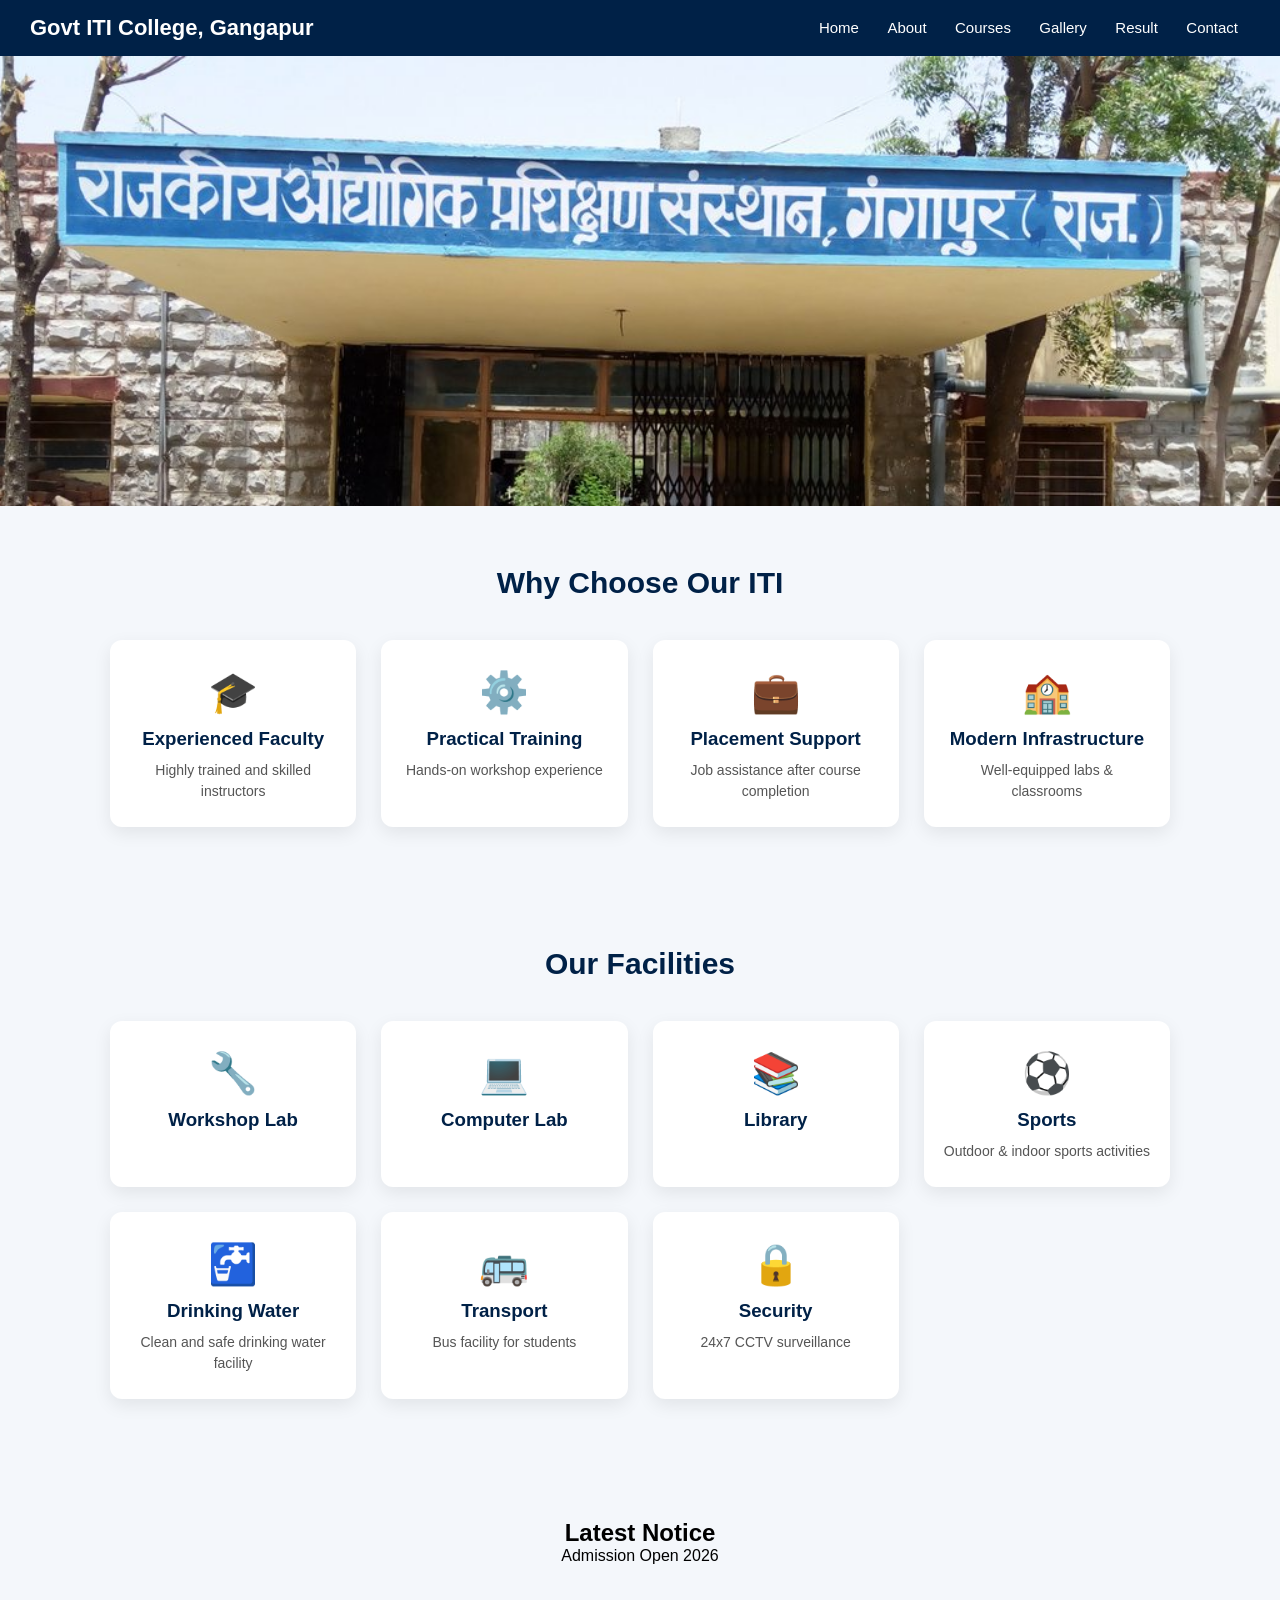
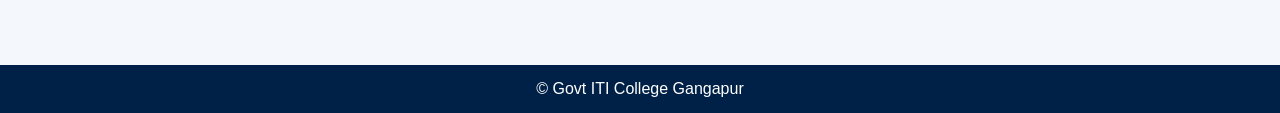
<file: index.html>
<!DOCTYPE html>
<html>
<head>

<title>ITI College</title>
<link rel="stylesheet" href="style.css">
</head>

<body>

<header>
  <h1>Govt ITI College, Gangapur</h1>
  <nav>
    <a href="index.html">Home</a>
    <a href="about.html">About</a>
    <a href="courses.html">Courses</a>
    <a href="gallery.html">Gallery</a>
    <a href="result.html">Result</a>
    <a href="contact.html">Contact</a>
  </nav>
</header>

<section class="hero">
  <h2></h2>
  <p></p>
</section>

<section class="section">

  <h2 class="title">Why Choose Our ITI</h2>

  <div class="course-grid">

    <div class="course-card">
      <div class="icon">🎓</div>
      <h3>Experienced Faculty</h3>
      <p>Highly trained and skilled instructors</p>
    </div>

    <div class="course-card">
      <div class="icon">⚙️</div>
      <h3>Practical Training</h3>
      <p>Hands-on workshop experience</p>
    </div>

    <div class="course-card">
      <div class="icon">💼</div>
      <h3>Placement Support</h3>
      <p>Job assistance after course completion</p>
    </div>

    <div class="course-card">
      <div class="icon">🏫</div>
      <h3>Modern Infrastructure</h3>
      <p>Well-equipped labs & classrooms</p>
    </div>

  </div>

</section>

<section class="section">

  <h2 class="title">Our Facilities</h2>

  <div class="course-grid">

    <div class="course-card">
      <div class="icon">🔧</div>
      <h3>Workshop Lab</h3>
    </div>

    <div class="course-card">
      <div class="icon">💻</div>
      <h3>Computer Lab</h3>
    </div>

    <div class="course-card">
      <div class="icon">📚</div>
      <h3>Library</h3>
    </div>

    <div class="course-card">
      <div class="icon">⚽</div>
      <h3>Sports</h3>
      <p>Outdoor & indoor sports activities</p>
    </div>

    <div class="course-card">
      <div class="icon">🚰</div>
      <h3>Drinking Water</h3>
      <p>Clean and safe drinking water facility</p>
    </div>

    <div class="course-card">
      <div class="icon">🚌</div>
      <h3>Transport</h3>
      <p>Bus facility for students</p>
    </div>

    <div class="course-card">
      <div class="icon">🔒</div>
      <h3>Security</h3>
      <p>24x7 CCTV surveillance</p>
    </div>

  </div>

</section>

<section class="section">
  <h2>Latest Notice</h2>
  <p>Admission Open 2026</p>
</section>

<footer>© Govt ITI College Gangapur</footer>

</body>
</html>
</file>
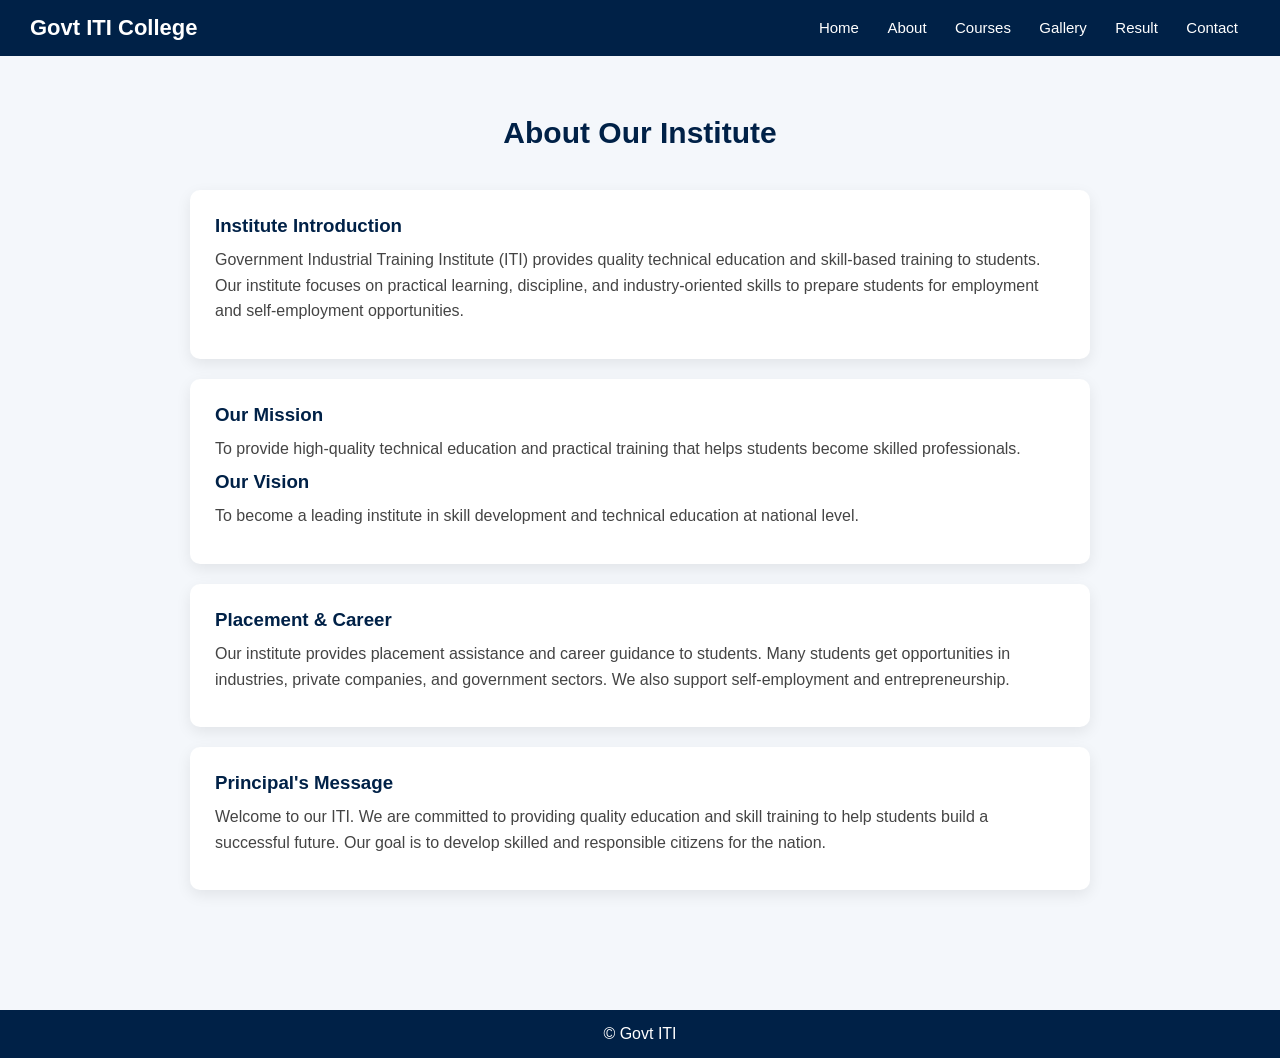
<file: about.html>
<!DOCTYPE html>
<html>
<head>
<link rel="stylesheet" href="style.css">
</head>
<body>

<header>
  <h1>Govt ITI College</h1>
  <nav>
    <a href="index.html">Home</a>
    <a href="about.html">About</a>
    <a href="courses.html">Courses</a>
    <a href="gallery.html">Gallery</a>
    <a href="result.html">Result</a>
    <a href="contact.html">Contact</a>
  </nav>
</header>

<section class="section">

  <h2 class="title">About Our Institute</h2>

  <!-- Institute Intro -->
  <div class="about-box">
    <h3>Institute Introduction</h3>
    <p>
      Government Industrial Training Institute (ITI) provides quality technical 
      education and skill-based training to students. Our institute focuses on 
      practical learning, discipline, and industry-oriented skills to prepare 
      students for employment and self-employment opportunities.
    </p>
  </div>

  <!-- Mission & Vision -->
  <div class="about-box">
    <h3>Our Mission</h3>
    <p>
      To provide high-quality technical education and practical training 
      that helps students become skilled professionals.
    </p>

    <h3>Our Vision</h3>
    <p>
      To become a leading institute in skill development and technical 
      education at national level.
    </p>
  </div>

  <!-- Placement -->
  <div class="about-box">
    <h3>Placement & Career</h3>
    <p>
      Our institute provides placement assistance and career guidance to students. 
      Many students get opportunities in industries, private companies, and 
      government sectors. We also support self-employment and entrepreneurship.
    </p>
  </div>

  <!-- Principal Message -->
  <div class="about-box">
    <h3>Principal's Message</h3>
    <p>
      Welcome to our ITI. We are committed to providing quality education and 
      skill training to help students build a successful future. Our goal is to 
      develop skilled and responsible citizens for the nation.
    </p>
  </div>

</section>

<footer>© Govt ITI</footer>

</body>
</html>
</file>
<file: style.css>
*{
  margin:0;
  padding:0;
  box-sizing:border-box;
  font-family: 'Segoe UI', sans-serif;
}

body{
  background:#f4f7fb;
}

/* HEADER */
header{
  background:#002147;
  color:white;
  padding:15px 30px;
  display:flex;
  justify-content:space-between;
  align-items:center;
}

header h1{
  font-size:22px;
}

/* NAVBAR */
nav a{
  color:white;
  margin:0 12px;
  text-decoration:none;
  font-size:15px;
  transition:0.3s;
}

nav a:hover{
  color:#00c3ff;
}

/* HERO */
.hero{
  background:linear-gradient(rgba(0,0,0,0), rgba(0,0,0,0)),
  url('itimain.jfif');

  background-size:cover;
  background-position:center;
  background-repeat:no-repeat;

  color:white;
  text-align:center;
  padding:220px;
}

.hero h2{
  font-size:40px;
}

.hero p{
  margin-top:10px;
}

/* SECTION */
.section{
  padding:40px;
  text-align:center;
}

/* CARDS */
.cards{
  display:flex;
  justify-content:center;
  gap:20px;
  flex-wrap:wrap;
}

.card{
  background:white;
  padding:20px;
  width:250px;
  border-radius:10px;
  box-shadow:0 4px 10px rgba(0,0,0,0.1);
}

/* GALLERY */
.gallery{
  width:90%;
  margin:auto;
  text-align:center;
}

/* Images */
.gallery img{
  display:inline-block;
  width:30%;          /* 4 images per row */
  height:220px;       /* same height */
  margin:1%;
  border:1px solid #ccc;
  padding:4px;
  box-sizing:border-box;
  object-fit:cover;
}

/* Tablet */
@media(max-width:768px){
  .gallery img{
    width:48%;        /* 2 per row */
  }
}

/* Mobile */
@media(max-width:480px){
  .gallery img{
    width:100%;       /* 1 per row */
  }
}

/* BUTTON */
.btn{
  background:#002147;
  color:white;
  padding:10px 20px;
  border:none;
  margin-top:10px;
  cursor:pointer;
}

.btn:hover{
  background:#0056b3;
}

/* FOOTER */
footer{
  background:#002147;
  color:white;
  text-align:center;
  padding:15px;
  margin-top:40px;
}
.card{
  cursor:pointer;
  transition:0.3s;
}
.card:hover{
  transform:translateY(-5px);
  background:#002147;
  color:white;
}
.info-box{
  margin:30px auto;
  padding:25px;
  background:white;
  border-left:5px solid #002147;
  box-shadow:0 5px 15px rgba(0,0,0,0.1);
  border-radius:10px;

  max-width:900px;   /* width control */
  text-align:left;   /* 🔥 सबसे important */
  line-height:1.7;
}
.info-box h2{
  color:#002147;
  margin-bottom:10px;
}

.info-box h3{
  margin-top:15px;
  color:#333;
}

/* paragraph */
.info-box p{
  margin:8px 0;
}

/* list */
.info-box ul{
  margin-left:20px;
  margin-top:8px;
}

/* optional better look */
.info-box li{
  margin-bottom:5px;
}
.info-box{
  border-top:3px solid #ff9933;  /* govt theme touch */
}
/* SECTION */
.section{
  padding:60px 20px;
  max-width:1100px;
  margin:auto;
}

/* TITLE */
.title{
  text-align:center;
  font-size:30px;
  margin-bottom:40px;
  color:#002147;
  font-weight:600;
}

/* GRID */
.course-grid{
  display:grid;
  grid-template-columns:repeat(auto-fit,minmax(230px,1fr));
  gap:25px;
}

/* CARD */
.course-card{
  background:white;
  padding:25px 20px;
  border-radius:12px;
  text-align:center;
  box-shadow:0 6px 18px rgba(0,0,0,0.08);
  transition:all 0.3s ease;
  border-top:4px solid transparent;
}

/* ICON */
.course-card .icon{
  font-size:40px;
  margin-bottom:12px;
}

/* TITLE */
.course-card h3{
  margin-bottom:10px;
  color:#002147;
}

/* TEXT */
.course-card p{
  font-size:14px;
  color:#555;
  line-height:1.5;
}

/* HOVER EFFECT */
.course-card:hover{
  transform:translateY(-8px);
  box-shadow:0 12px 25px rgba(0,0,0,0.15);
  border-top:4px solid #ff9933;
}

/* HOVER TEXT COLOR */
.course-card:hover h3{
  color:#ff9933;
}

/* RESPONSIVE FIX */
@media(max-width:600px){
  .title{
    font-size:24px;
  }
}
/* ABOUT BOX */
.about-box{
  background:white;
  padding:25px;
  margin:20px auto;
  max-width:900px;
  border-radius:10px;
  box-shadow:0 5px 15px rgba(0,0,0,0.08);
  text-align:left;
}

/* HEADINGS */
.about-box h3{
  color:#002147;
  margin-bottom:10px;
}

/* PARAGRAPH */
.about-box p{
  color:#444;
  line-height:1.6;
  margin-bottom:10px;
}
</file>
